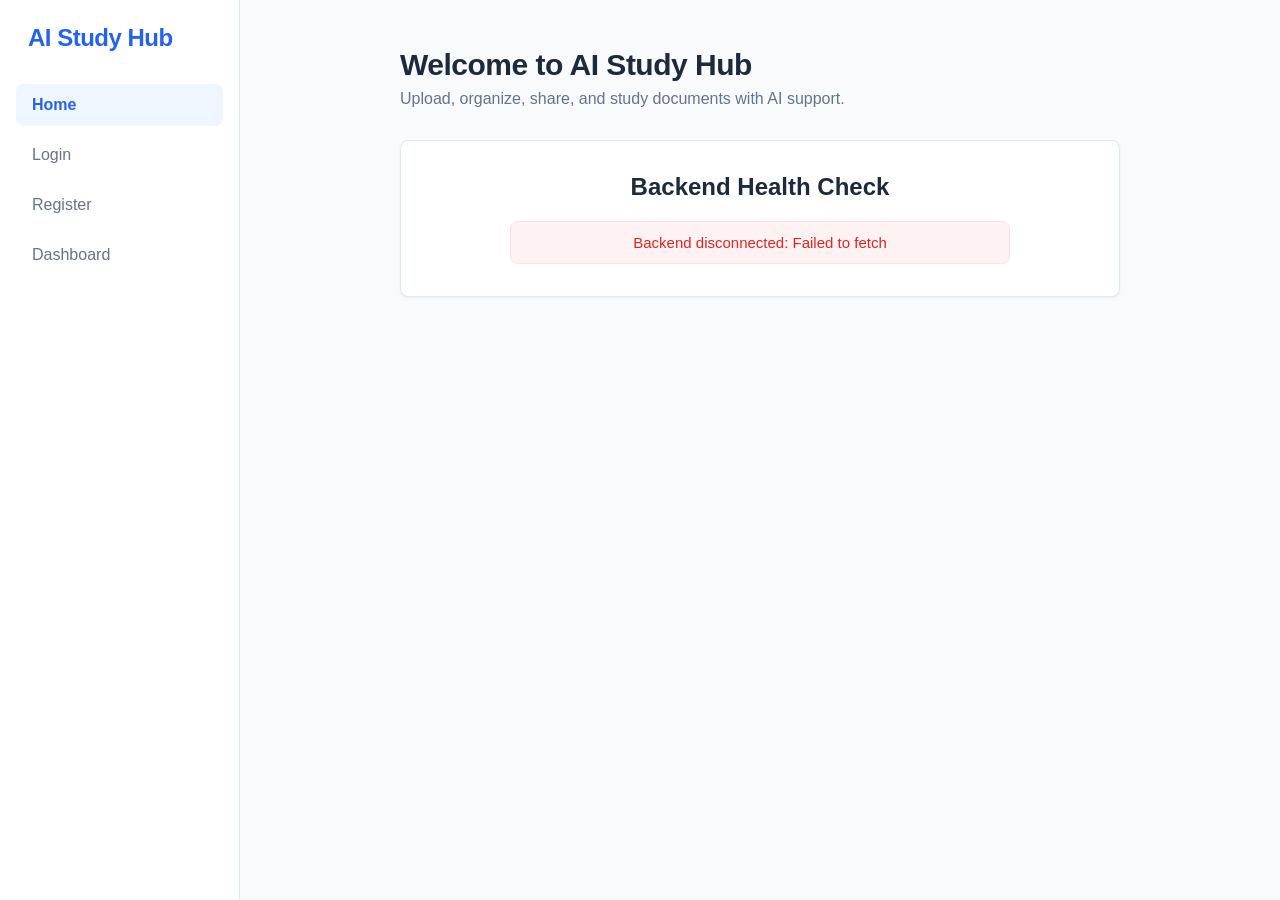
<file: frontend/index.html>
<!DOCTYPE html>
<html lang="en">

<head>
    <meta charset="UTF-8" />
    <meta name="viewport" content="width=device-width, initial-scale=1.0" />
    <title>AI Study Hub</title>
    <link rel="stylesheet" href="css/style.css" />
</head>

<body>
    <div class="app-layout">
        <aside class="sidebar">
            <h2 class="logo">AI Study Hub</h2>
            <nav class="sidebar-nav">
                <a href="index.html" class="nav-link active">Home</a>
                <a href="login.html" class="nav-link">Login</a>
                <a href="register.html" class="nav-link">Register</a>
                <a href="dashboard.html" class="nav-link">Dashboard</a>
            </nav>
        </aside>

        <main class="main-content">
            <section class="page-header">
                <h1>Welcome to AI Study Hub</h1>
                <p>Upload, organize, share, and study documents with AI support.</p>
            </section>

            <section class="card">
                <h2>Backend Health Check</h2>
                <p id="backendStatus" class="status-box status-checking">
                    Checking backend connection...
                </p>
            </section>
        </main>
    </div>

    <script src="js/api.js"></script>
    <script src="js/health.js"></script>
</body>

</html>
</file>
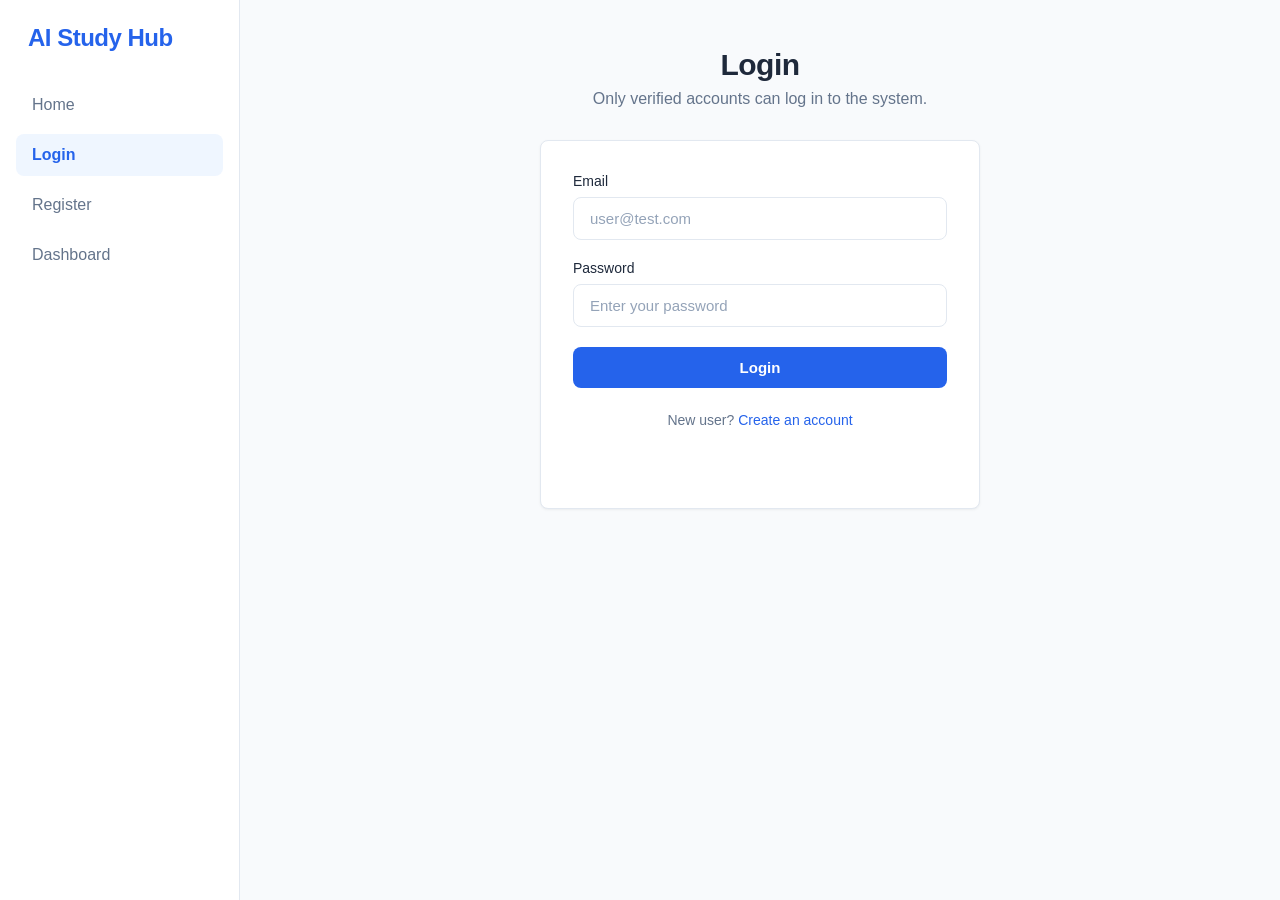
<file: frontend/dashboard.html>
<!DOCTYPE html>
<html lang="en">
<head>
    <meta charset="UTF-8" />
    <meta name="viewport" content="width=device-width, initial-scale=1.0" />
    <title>Dashboard - AI Study Hub</title>
    <link rel="stylesheet" href="css/style.css" />
</head>
<body>
    <div class="app-layout">
        <aside class="sidebar">
            <h2 class="logo">AI Study Hub</h2>
            <nav class="sidebar-nav">
                <a href="index.html" class="nav-link">Home</a>
                <a href="login.html" class="nav-link">Login</a>
                <a href="register.html" class="nav-link">Register</a>
                <a href="dashboard.html" class="nav-link active">Dashboard</a>
            </nav>
        </aside>
        <main class="main-content">
            <section class="page-header">
                <h1>Dashboard</h1>
                <p>Welcome back! Here's your study overview.</p>
            </section>
            
            <section class="card">
                <h2>My Stats</h2>
                <div class="stats-grid">
                    <div class="stat-card">
                        <div class="stat-label">My Documents</div>
                        <div class="stat-value" id="docCount">-</div>
                    </div>
                    <div class="stat-card">
                        <div class="stat-label">AI Conversations</div>
                        <div class="stat-value" id="chatCount">-</div>
                    </div>
                    <div class="stat-card">
                        <div class="stat-label">Joined</div>
                        <div class="stat-value" id="joinDate">-</div>
                    </div>
                </div>
            </section>
            
            <section class="card coming-soon">
                <div class="coming-soon-icon">🚀</div>
                <div class="coming-soon-title">Features coming soon</div>
                <div class="coming-soon-desc">AI Chat and document features will appear here.</div>
            </section>
            
            <div class="logout-container">
                <button type="button" id="logoutBtn" class="btn btn-secondary logout-btn">
                    🚪 Logout
                </button>
            </div>
        </main>
    </div>

    <script src="js/api.js"></script>
    <script src="js/auth.js"></script>
</body>
</html>
</file>
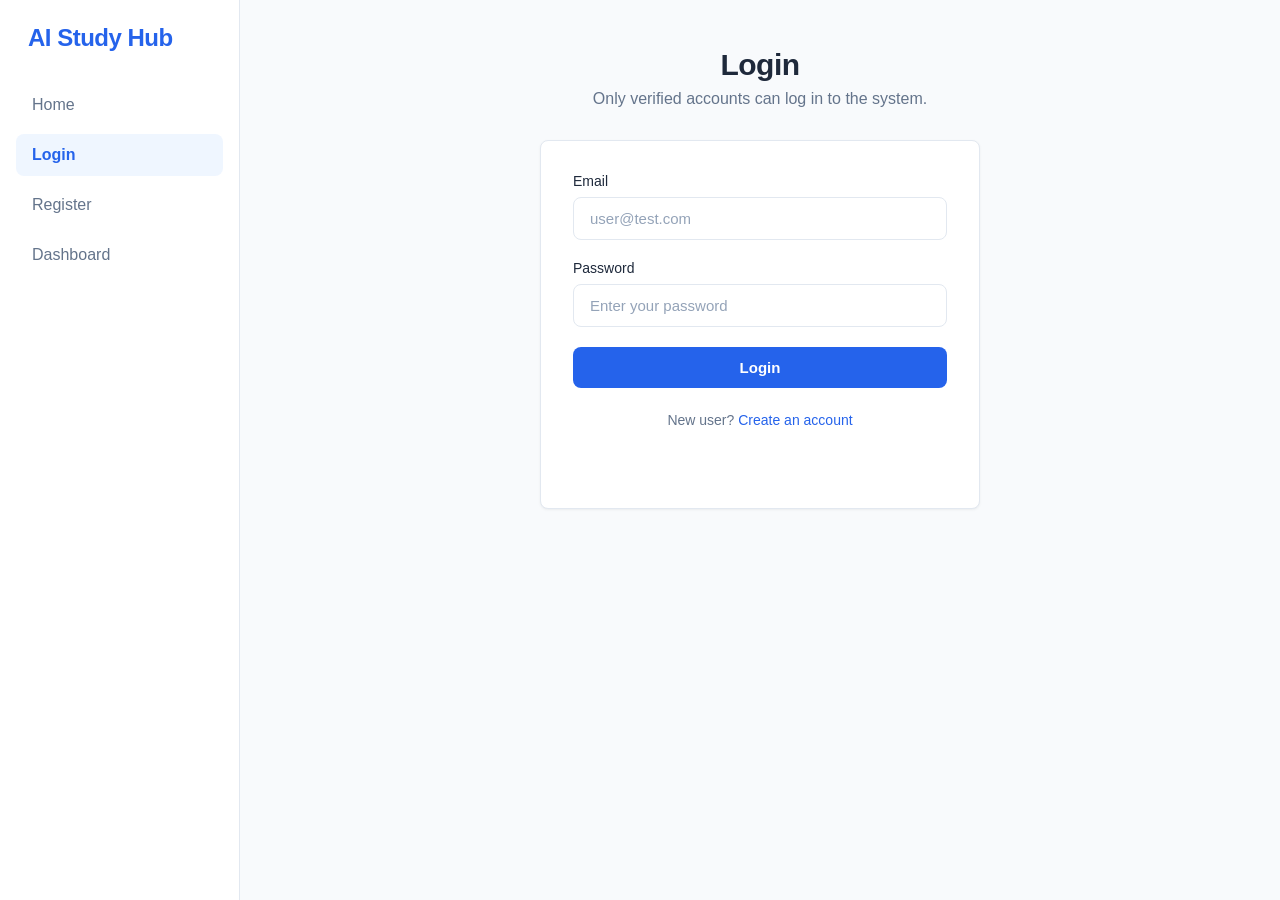
<file: frontend/login.html>
<!DOCTYPE html>
<html lang="en">

<head>
    <meta charset="UTF-8" />
    <meta name="viewport" content="width=device-width, initial-scale=1.0" />
    <title>Login - AI Study Hub</title>
    <link rel="stylesheet" href="css/style.css" />
</head>

<body>
    <div class="app-layout">
        <aside class="sidebar">
            <h2 class="logo">AI Study Hub</h2>
            <nav class="sidebar-nav">
                <a href="index.html" class="nav-link">Home</a>
                <a href="login.html" class="nav-link active">Login</a>
                <a href="register.html" class="nav-link">Register</a>
                <a href="dashboard.html" class="nav-link">Dashboard</a>
            </nav>
        </aside>

        <main class="main-content">
            <section class="page-header">
                <h1>Login</h1>
                <p>Only verified accounts can log in to the system.</p>
            </section>

            <section class="card form-card">
                <form id="loginForm">
                    <div class="form-group">
                        <label for="loginEmail">Email</label>
                        <input id="loginEmail" name="email" type="email" placeholder="user@test.com" required />
                    </div>

                    <div class="form-group">
                        <label for="loginPassword">Password</label>
                        <input id="loginPassword" name="password" type="password" placeholder="Enter your password"
                            required />
                    </div>

                    <button type="submit" class="btn btn-primary">Login</button>

                    <p class="helper-text">
                        New user? <a href="register.html">Create an account</a>
                    </p>

                    <p id="loginMessage" class="helper-text"></p>
                </form>
            </section>
        </main>
    </div>

    <script src="js/api.js"></script>
    <script src="js/auth.js"></script>
</body>

</html>
</file>
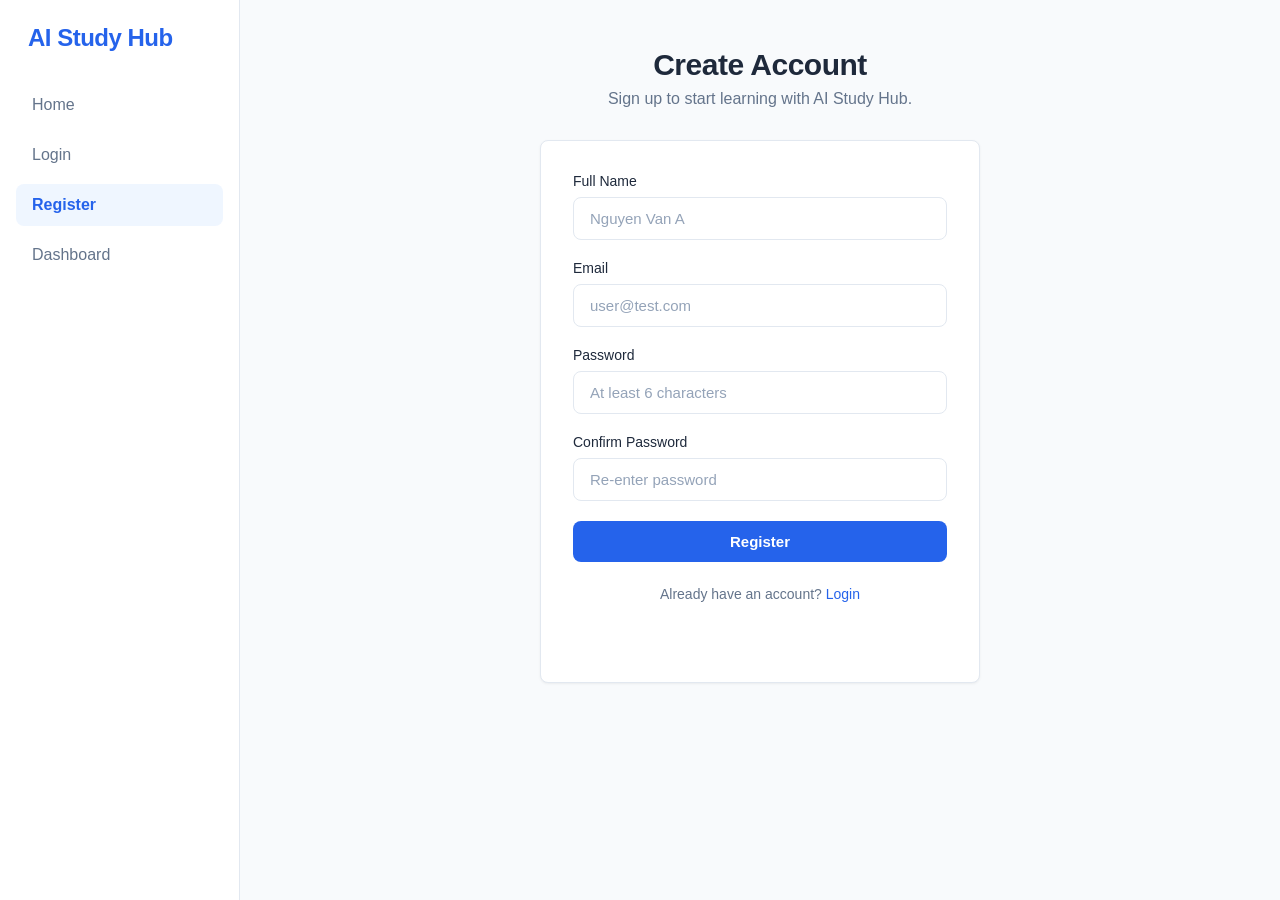
<file: frontend/register.html>
<!DOCTYPE html>
<html lang="en">
<head>
    <meta charset="UTF-8" />
    <meta name="viewport" content="width=device-width, initial-scale=1.0" />
    <title>Register - AI Study Hub</title>
    <link rel="stylesheet" href="css/style.css" />
</head>
<body>
    <div class="app-layout">
        <aside class="sidebar">
            <h2 class="logo">AI Study Hub</h2>
            <nav class="sidebar-nav">
                <a href="index.html" class="nav-link">Home</a>
                <a href="login.html" class="nav-link">Login</a>
                <a href="register.html" class="nav-link active">Register</a>
                <a href="dashboard.html" class="nav-link">Dashboard</a>
            </nav>
        </aside>
        <main class="main-content">
            <section class="page-header">
                <h1>Create Account</h1>
                <p>Sign up to start learning with AI Study Hub.</p>
            </section>
            <section class="card form-card">
                <form id="registerForm" novalidate>
                    <div class="form-group">
                        <label for="fullName">Full Name</label>
                        <input 
                            type="text" 
                            id="fullName" 
                            placeholder="Nguyen Van A" 
                            required 
                            autocomplete="name"
                        />
                    </div>
                    <div class="form-group">
                        <label for="email">Email</label>
                        <input 
                            type="email" 
                            id="email" 
                            placeholder="user@test.com" 
                            required 
                            autocomplete="email"
                        />
                    </div>
                    <div class="form-group">
                        <label for="password">Password</label>
                        <input 
                            type="password" 
                            id="password" 
                            placeholder="At least 6 characters" 
                            required 
                            autocomplete="new-password"
                            minlength="6"
                        />
                    </div>
                    <div class="form-group">
                        <label for="confirmPassword">Confirm Password</label>
                        <input 
                            type="password" 
                            id="confirmPassword" 
                            placeholder="Re-enter password" 
                            required 
                            autocomplete="new-password"
                        />
                    </div>
                    <button type="submit" class="btn btn-primary">Register</button>
                    <p class="helper-text">
                        Already have an account? <a href="login.html">Login</a>
                    </p>
                    <p id="registerMessage" class="helper-text"></p>
                </form>
            </section>
        </main>
    </div>

    <!-- Chỉ giữ lại các file JS cần thiết -->
    <script src="js/api.js"></script>
    <script src="js/auth.js"></script>
</body>
</html>
</file>
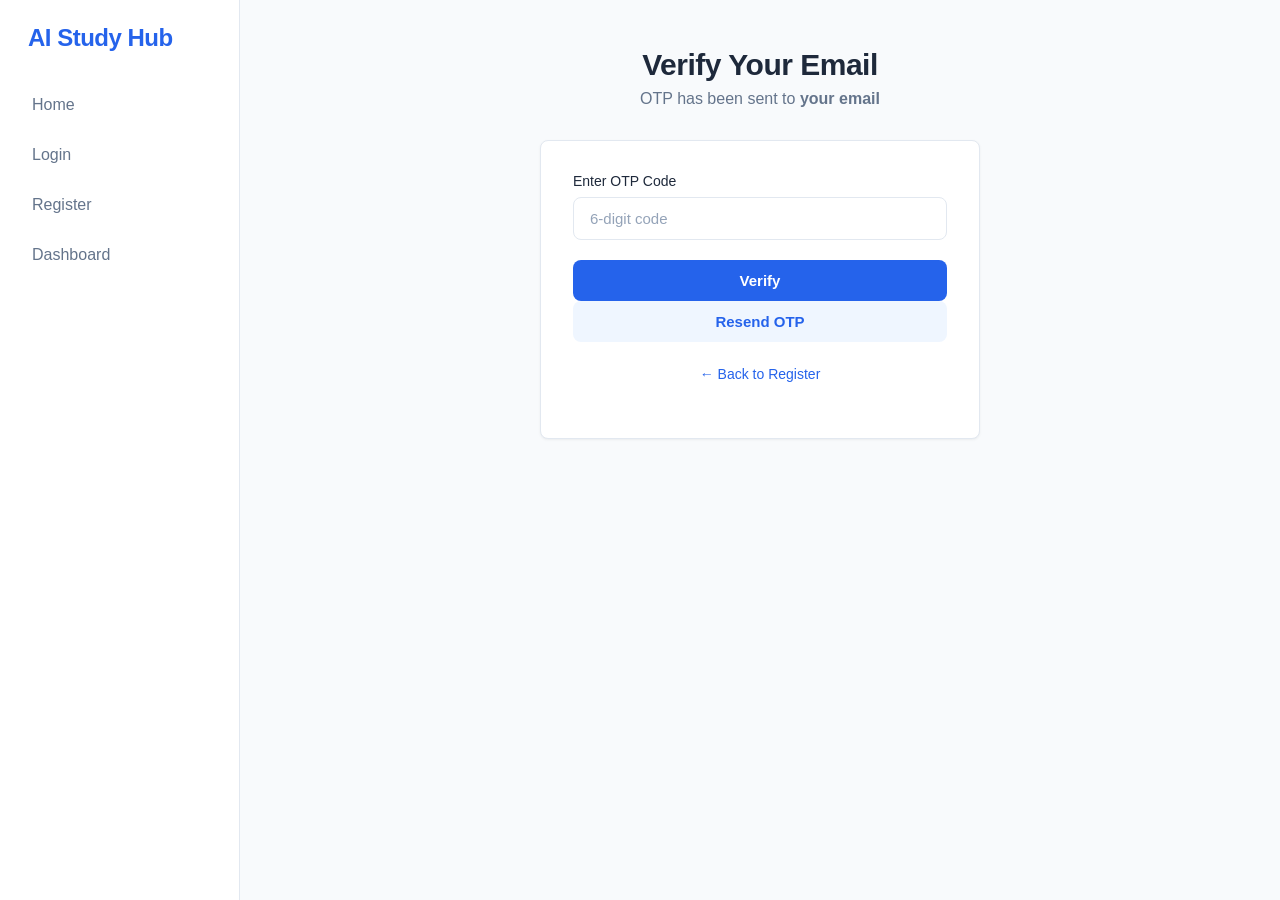
<file: frontend/verify-otp.html>
<!DOCTYPE html>
<html lang="en">
<head>
    <meta charset="UTF-8" />
    <meta name="viewport" content="width=device-width, initial-scale=1.0" />
    <title>Verify OTP - AI Study Hub</title>
    <link rel="stylesheet" href="css/style.css" />
</head>
<body>
    <div class="app-layout">
        <aside class="sidebar">
            <h2 class="logo">AI Study Hub</h2>
            <nav class="sidebar-nav">
                <a href="index.html" class="nav-link">Home</a>
                <a href="login.html" class="nav-link">Login</a>
                <a href="register.html" class="nav-link">Register</a>
                <a href="dashboard.html" class="nav-link">Dashboard</a>
            </nav>
        </aside>
        <main class="main-content">
            <section class="page-header">
                <h1>Verify Your Email</h1>
                <p>OTP has been sent to <strong id="displayEmail"></strong></p>
            </section>
            <section class="card form-card">
                <form id="otpForm" novalidate>
                    <div class="form-group">
                        <label for="otp">Enter OTP Code</label>
                        <input 
                            type="text" 
                            id="otp" 
                            placeholder="6-digit code"
                            maxlength="6" 
                            inputmode="numeric" 
                            autocomplete="one-time-code"
                            required 
                        />
                    </div>
                    <button type="submit" class="btn btn-primary" id="verifyBtn">Verify</button>
                    <button type="button" class="btn btn-secondary" id="resendBtn">
                        Resend OTP
                    </button>
                    <p class="helper-text">
                        <a href="register.html">← Back to Register</a>
                    </p>
                    <p id="otpMessage" class="helper-text"></p>
                </form>
            </section>
        </main>
    </div>

    <script src="js/api.js"></script>
    <script src="js/auth.js"></script>
</body>
</html>
</file>
<file: frontend/css/style.css>
:root {
  --primary: #2563eb;
  --primary-hover: #1d4ed8;
  --background: #f8fafc;
  --text: #1e293b;
  --muted: #64748b;
  --white: #ffffff;
  --border: #e2e8f0;
  --success: #16a34a;
  --danger: #dc2626;
  --warning: #d97706;
}

* {
  box-sizing: border-box;
}

body {
  margin: 0;
  font-family: Inter, Arial, sans-serif;
  background-color: var(--background);
  color: var(--text);
  -webkit-font-smoothing: antialiased;
}

a {
  text-decoration: none;
  transition: color 0.2s ease;
}

.app-layout {
  display: flex;
  min-height: 100vh;
}

.sidebar {
  width: 240px;
  background: var(--white);
  border-right: 1px solid var(--border);
  padding: 24px 16px;
  display: flex;
  flex-direction: column;
}

.main-content {
  flex: 1;
  padding: 48px;
  display: flex;
  flex-direction: column;
}

.logo {
  margin: 0 0 32px 12px;
  color: var(--primary);
  font-size: 24px;
  font-weight: 700;
  letter-spacing: -0.5px;
}

.sidebar-nav {
  display: flex;
  flex-direction: column;
  gap: 8px;
}

.nav-link {
  color: var(--muted);
  padding: 12px 16px;
  border-radius: 8px;
  font-weight: 500;
  transition: all 0.2s ease;
}

.nav-link:hover {
  background: #f1f5f9;
  color: var(--text);
}

.nav-link.active {
  background: #eff6ff;
  color: var(--primary);
  font-weight: 600;
}

.page-header {
  margin-bottom: 32px;
  max-width: 720px;
  width: 100%;
  margin: 0 auto 32px auto;
}

.page-header h1 {
  margin: 0 0 8px;
  font-size: 30px;
  font-weight: 700;
  letter-spacing: -0.5px;
}

.page-header p {
  margin: 0;
  color: var(--muted);
  font-size: 16px;
}

.page-header:has(+ .form-card) {
  text-align: center;
}

.card {
  background: var(--white);
  border: 1px solid var(--border);
  border-radius: 8px;
  padding: 32px;
  max-width: 720px;
  width: 100%;
  margin: 0 auto;
  box-shadow:
    0 1px 3px 0 rgba(0, 0, 0, 0.05),
    0 1px 2px -1px rgba(0, 0, 0, 0.03);
}

.card h2 {
  text-align: center;
  margin-top: 0;
}

.form-card {
  max-width: 440px;
}

.form-card h2 {
  text-align: inherit;
}

.form-group {
  margin-bottom: 20px;
}

label {
  display: block;
  margin-bottom: 8px;
  font-weight: 500;
  font-size: 14px;
  color: var(--text);
}

input {
  width: 100%;
  padding: 12px 16px;
  border: 1px solid var(--border);
  border-radius: 8px;
  font-size: 15px;
  transition: all 0.2s ease;
  background-color: #fff;
  color: var(--text);
}

input::placeholder {
  color: #94a3b8;
}

input:focus {
  outline: none;
  border-color: var(--primary);
  box-shadow: 0 0 0 3px rgba(37, 99, 235, 0.1);
}

.btn {
  display: inline-flex;
  align-items: center;
  justify-content: center;
  width: 100%;
  border: none;
  border-radius: 8px;
  padding: 12px 16px;
  font-size: 15px;
  font-weight: 600;
  cursor: pointer;
  transition: all 0.2s ease;
}

.btn-primary {
  background-color: var(--primary);
  color: var(--white);
}

.btn-primary:hover {
  background-color: var(--primary-hover);
}

.btn-secondary {
  background-color: #eff6ff;
  color: var(--primary);
}

.btn-secondary:hover {
  background-color: #dbeafe;
}

.status-box {
  padding: 12px 16px;
  border-radius: 8px;
  font-weight: 500;
  font-size: 15px;
  display: flex;
  align-items: center;
  justify-content: center;
  max-width: 500px;
  margin: 0 auto;
  transition: all 0.2s ease;
}

.status-checking {
  background: #fffbeb;
  color: var(--warning);
  border: 1px solid #fef3c7;
}

.status-success {
  background: #ecfdf5;
  color: var(--success);
  border: 1px solid #d1fae5;
}

.status-error {
  background: #fef2f2;
  color: var(--danger);
  border: 1px solid #fee2e2;
}

.helper-text {
  color: var(--muted);
  font-size: 14px;
  text-align: center;
  margin-top: 24px;
}

.helper-text a {
  color: var(--primary);
  font-weight: 500;
}

.helper-text a:hover {
  text-decoration: underline;
}

/* Error & Success states */
#registerMessage,
#loginMessage {
    min-height: 20px;
    margin-top: 8px;
}

.helper-text.error {
    color: var(--danger);
}

.helper-text.success {
    color: var(--success);
}

/* Input error state */
input.error {
    border-color: var(--danger);
    background-color: #fef2f2;
}

/* Input success state */
input.success {
    border-color: var(--success);
    background-color: #f0fdf4;
}

/* Logout Button */
.logout-container {
    margin-top: 24px;
    text-align: right;
}

.logout-btn {
    width: auto;
    padding: 10px 20px;
    background: transparent;
    border: 1px solid var(--border);
    color: var(--danger);
}

.logout-btn:hover {
    background: #fef2f2;
}

.logout-btn:disabled {
    opacity: 0.5;
    cursor: not-allowed;
}

/* Responsive Stats Grid */
@media (max-width: 768px) {
    .stats-grid {
        grid-template-columns: 1fr;
    }
}

/* ===== STATS GRID ===== */
.stats-grid {
    display: grid;
    grid-template-columns: repeat(3, 1fr);
    gap: 16px;
    margin-top: 20px;
}

.stat-card {
    background: var(--background);
    border: 1px solid var(--border);
    border-radius: 8px;
    padding: 20px;
    text-align: center;
}

.stat-label {
    font-size: 13px;
    color: var(--muted);
    margin-bottom: 8px;
}

.stat-value {
    font-size: 26px;
    font-weight: 700;
    color: var(--primary);
}

/* ===== COMING SOON ===== */
.coming-soon {
    text-align: center;
    margin-top: 16px;
}

.coming-soon-icon {
    font-size: 36px;
    margin-bottom: 12px;
}

.coming-soon-title {
    font-weight: 600;
    color: var(--text);
    margin-bottom: 6px;
}

.coming-soon-desc {
    font-size: 14px;
    color: var(--muted);
}
</file>
